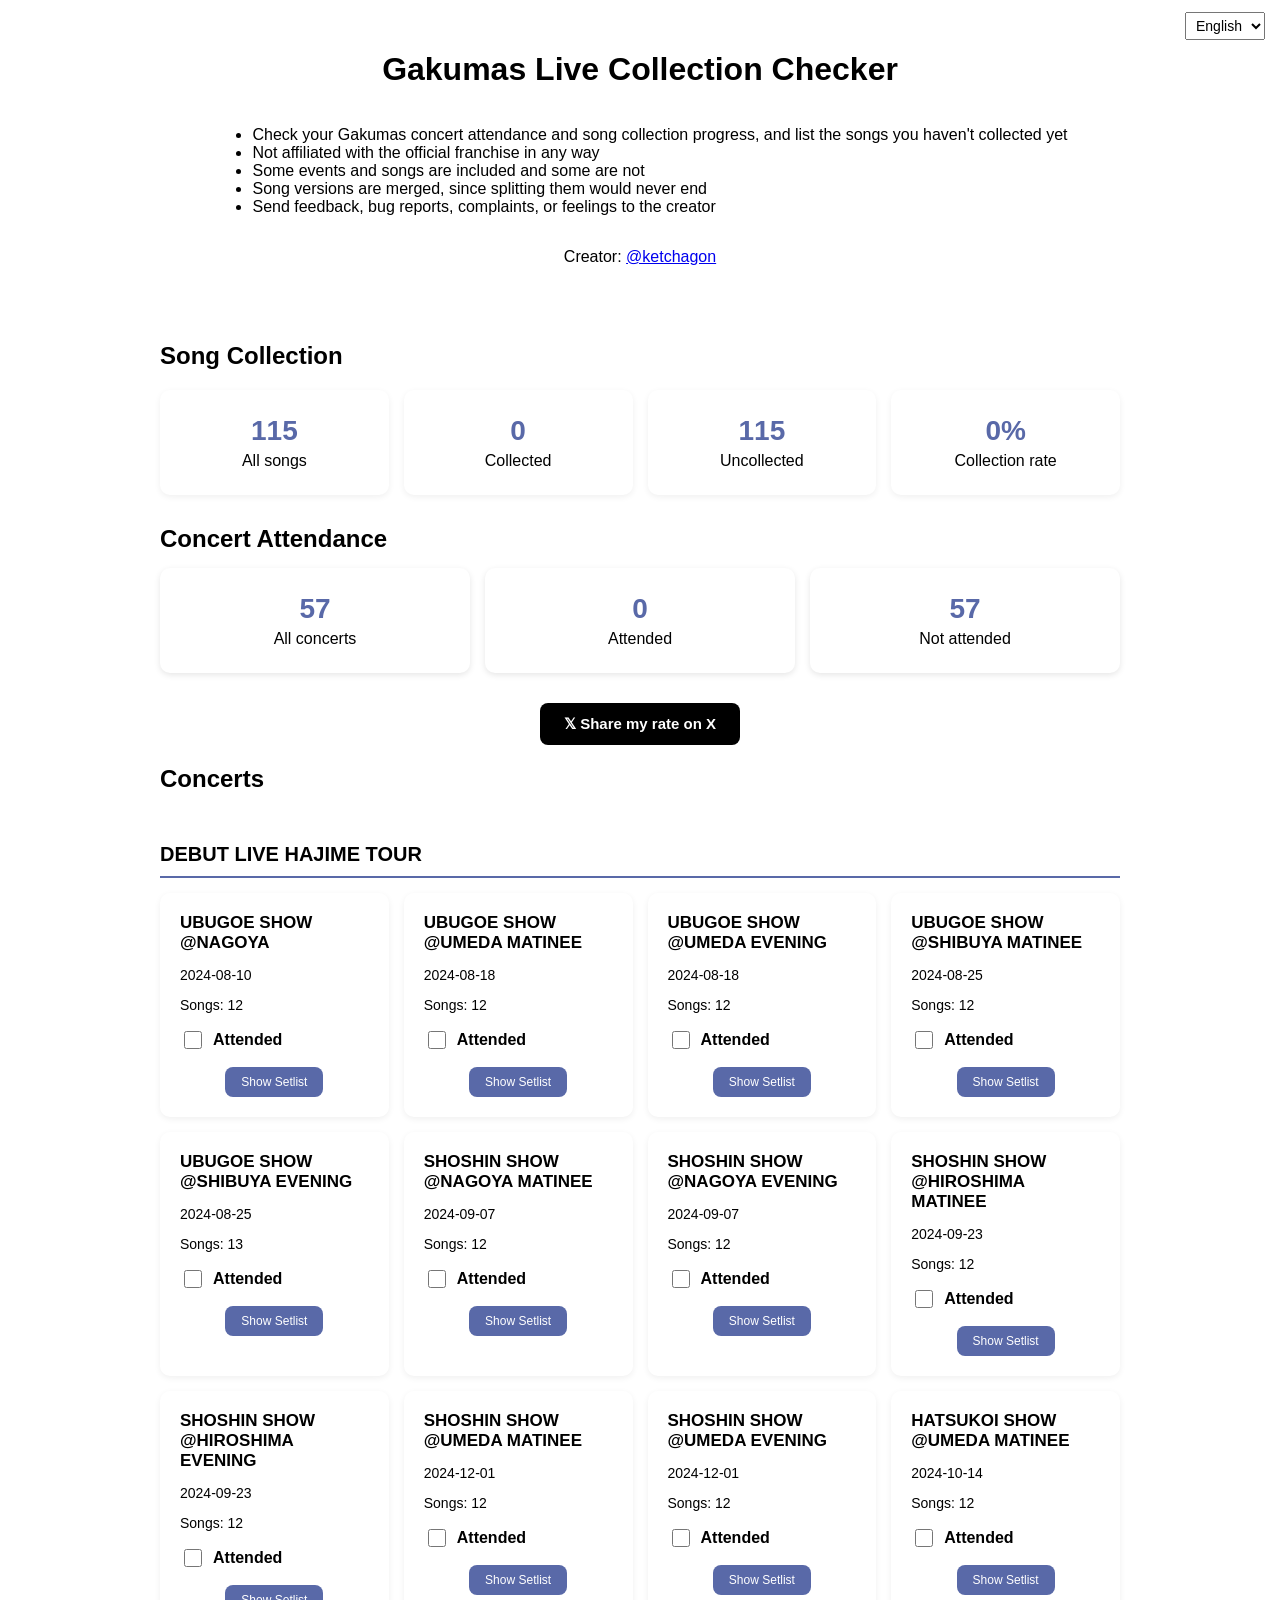
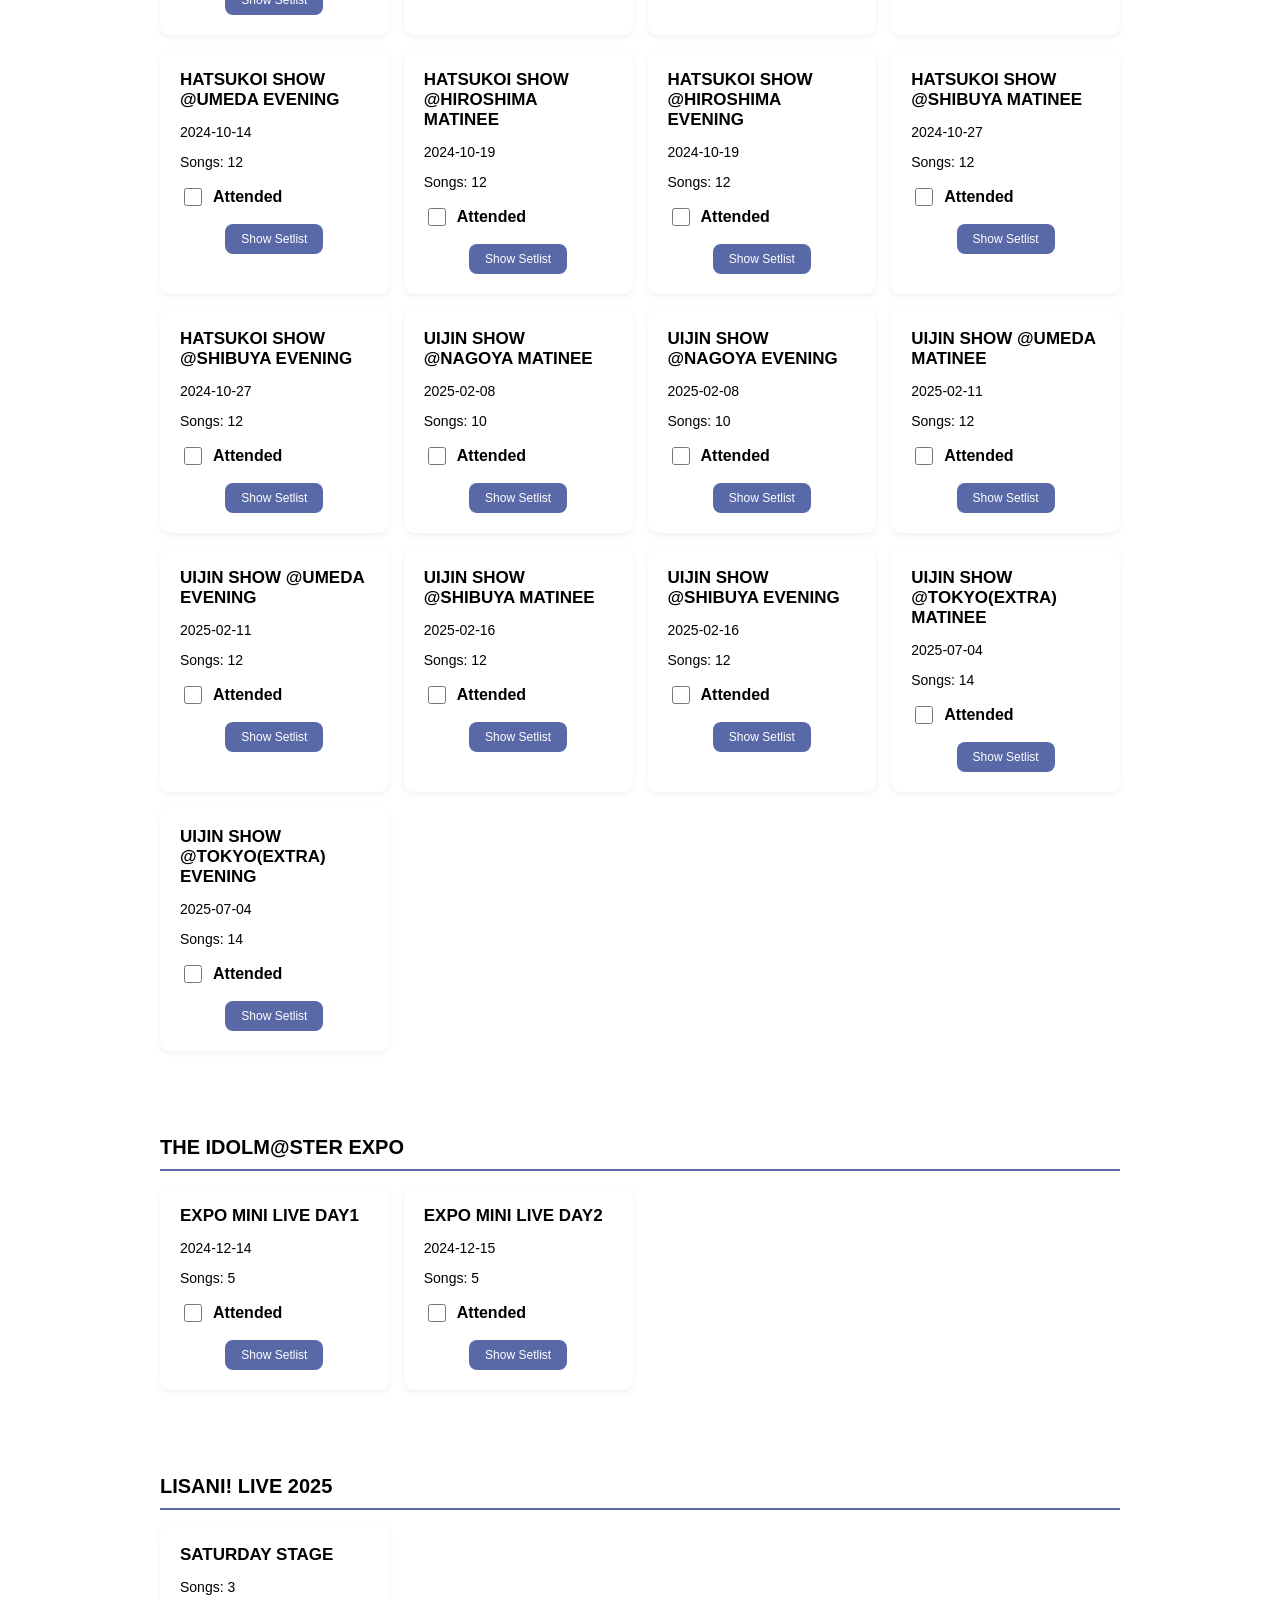
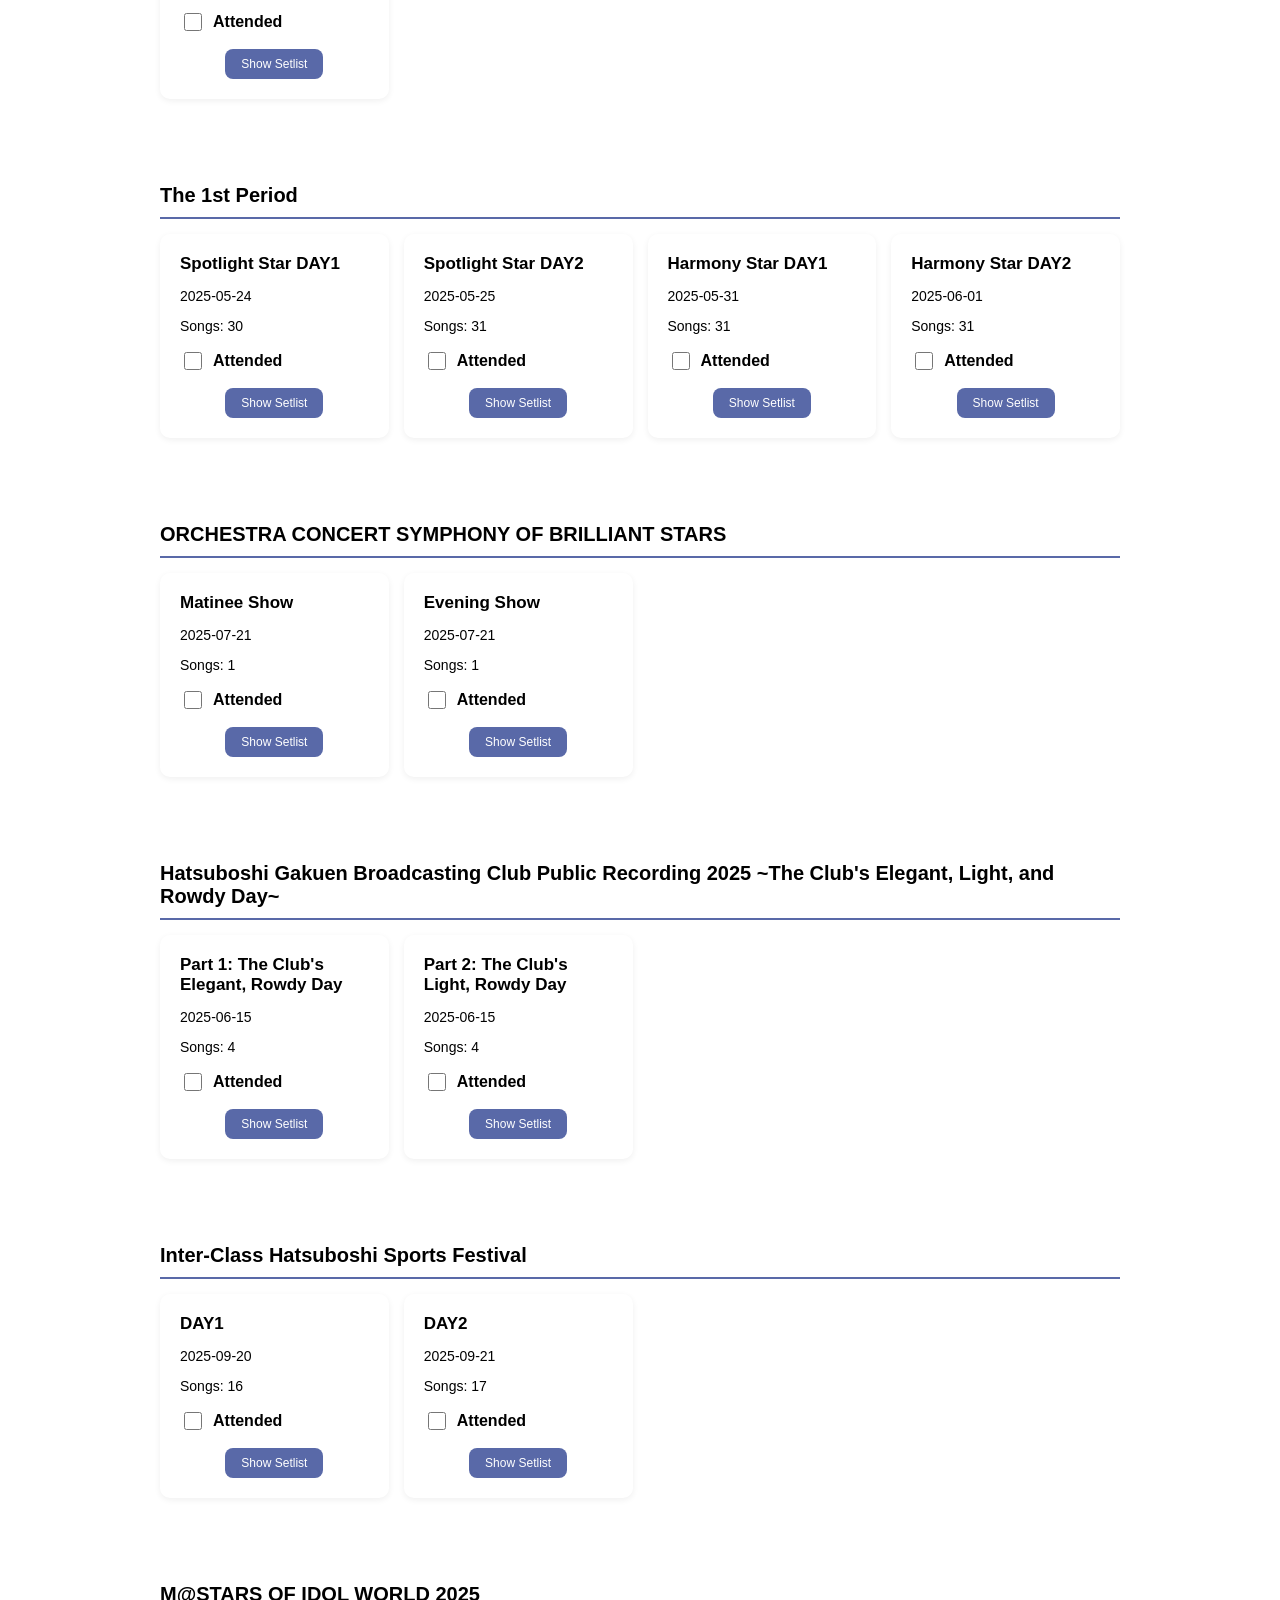
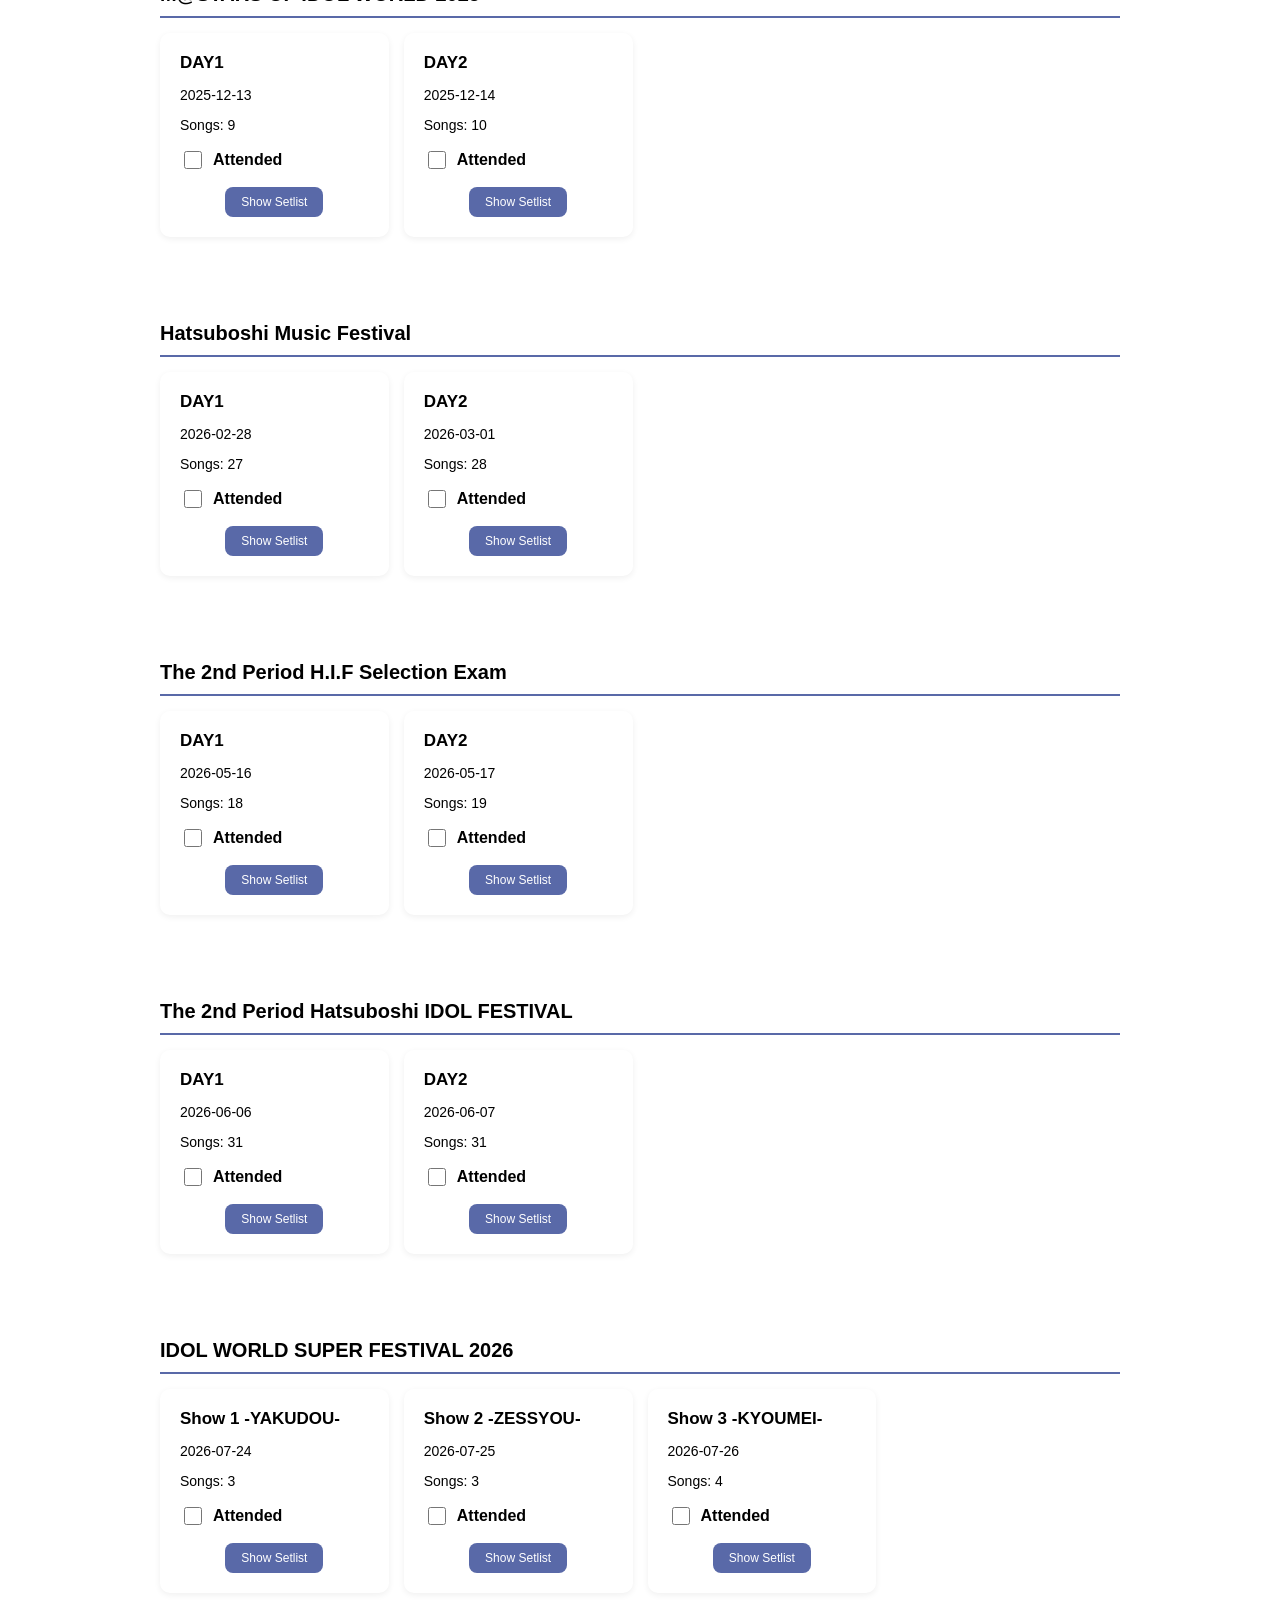
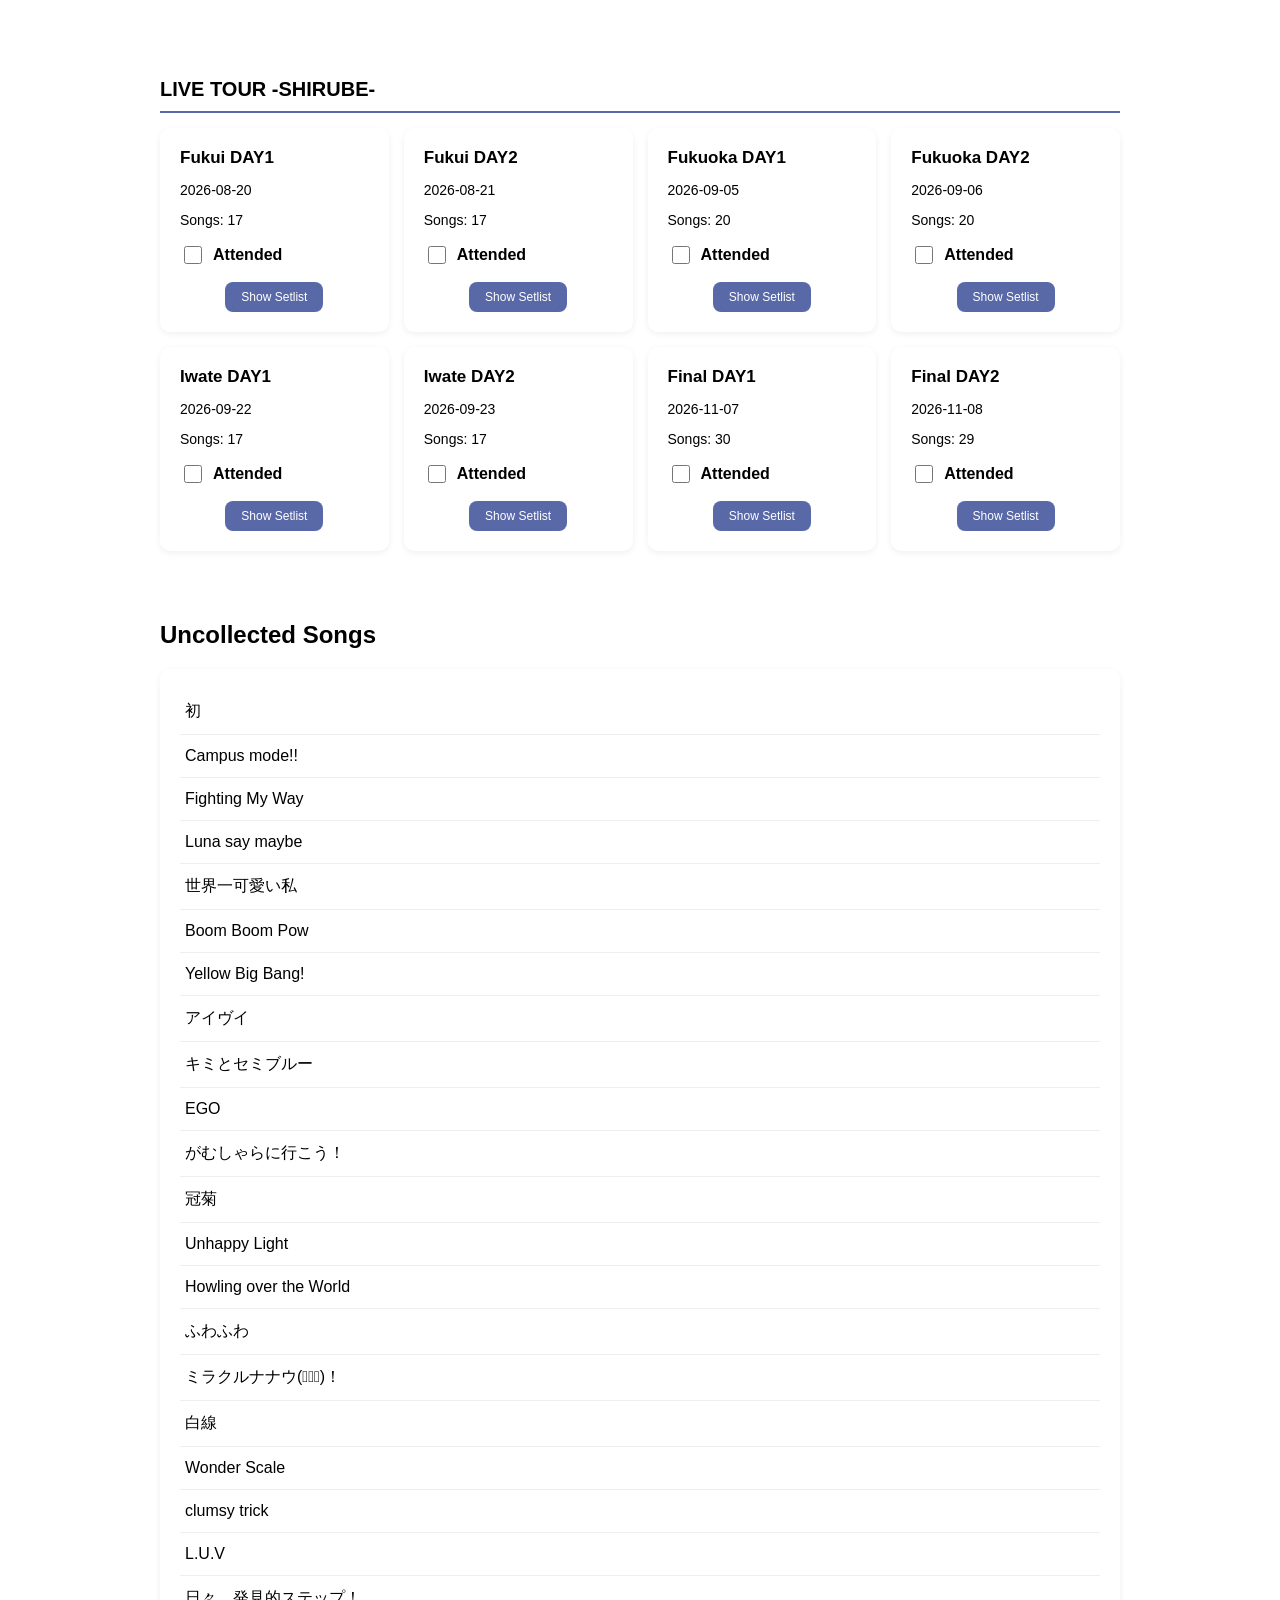
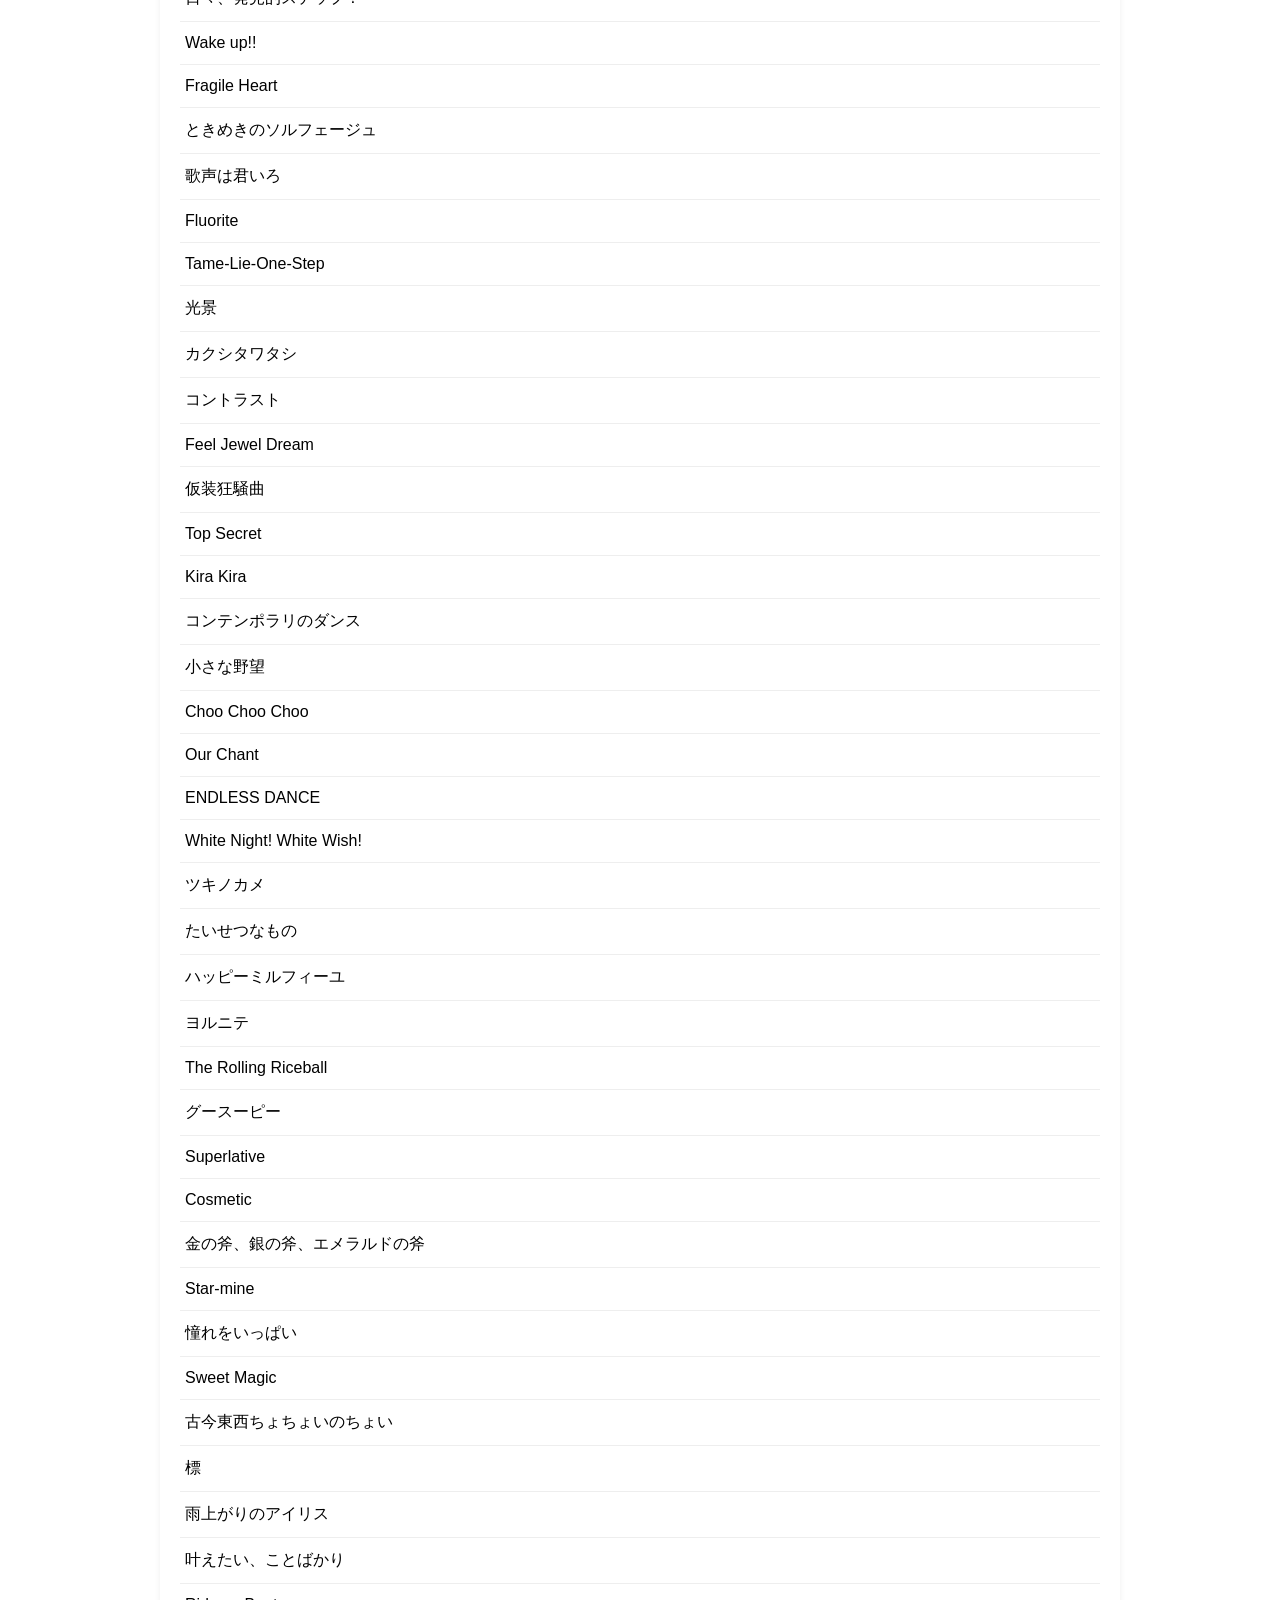
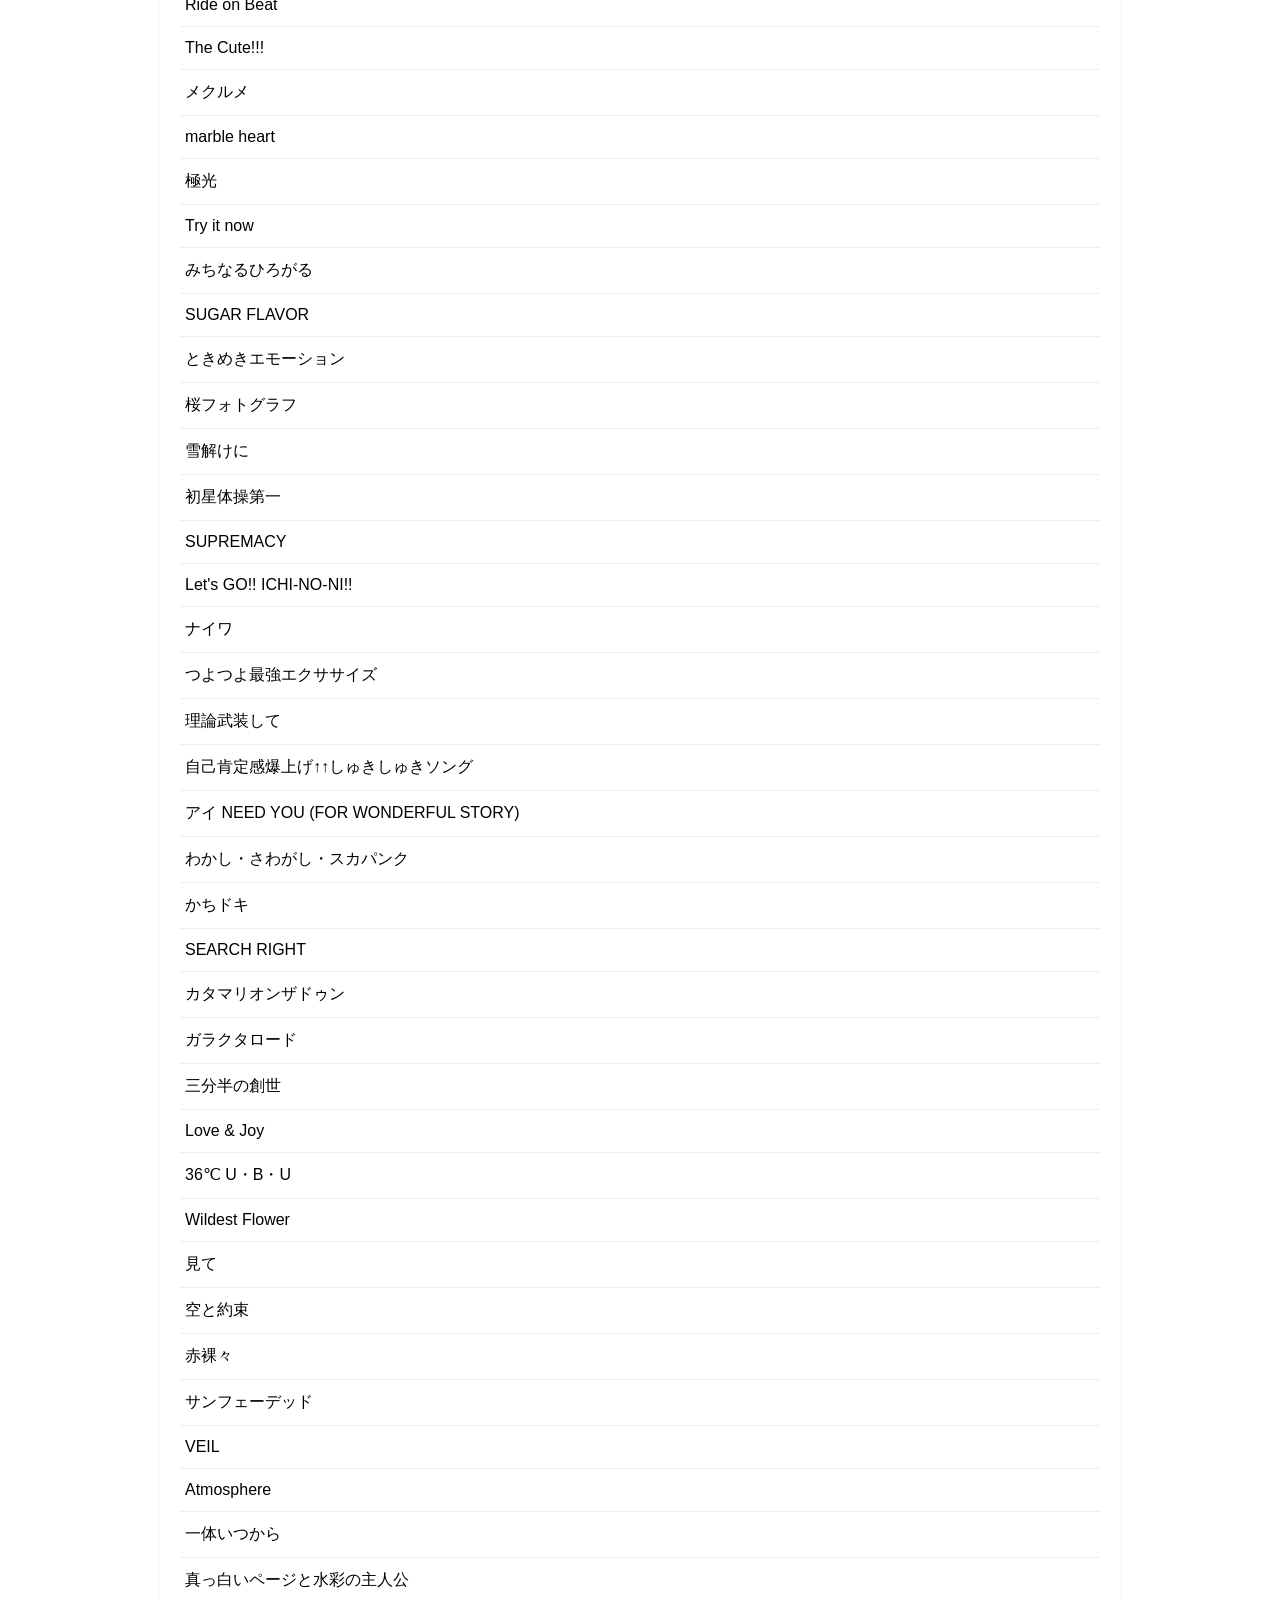
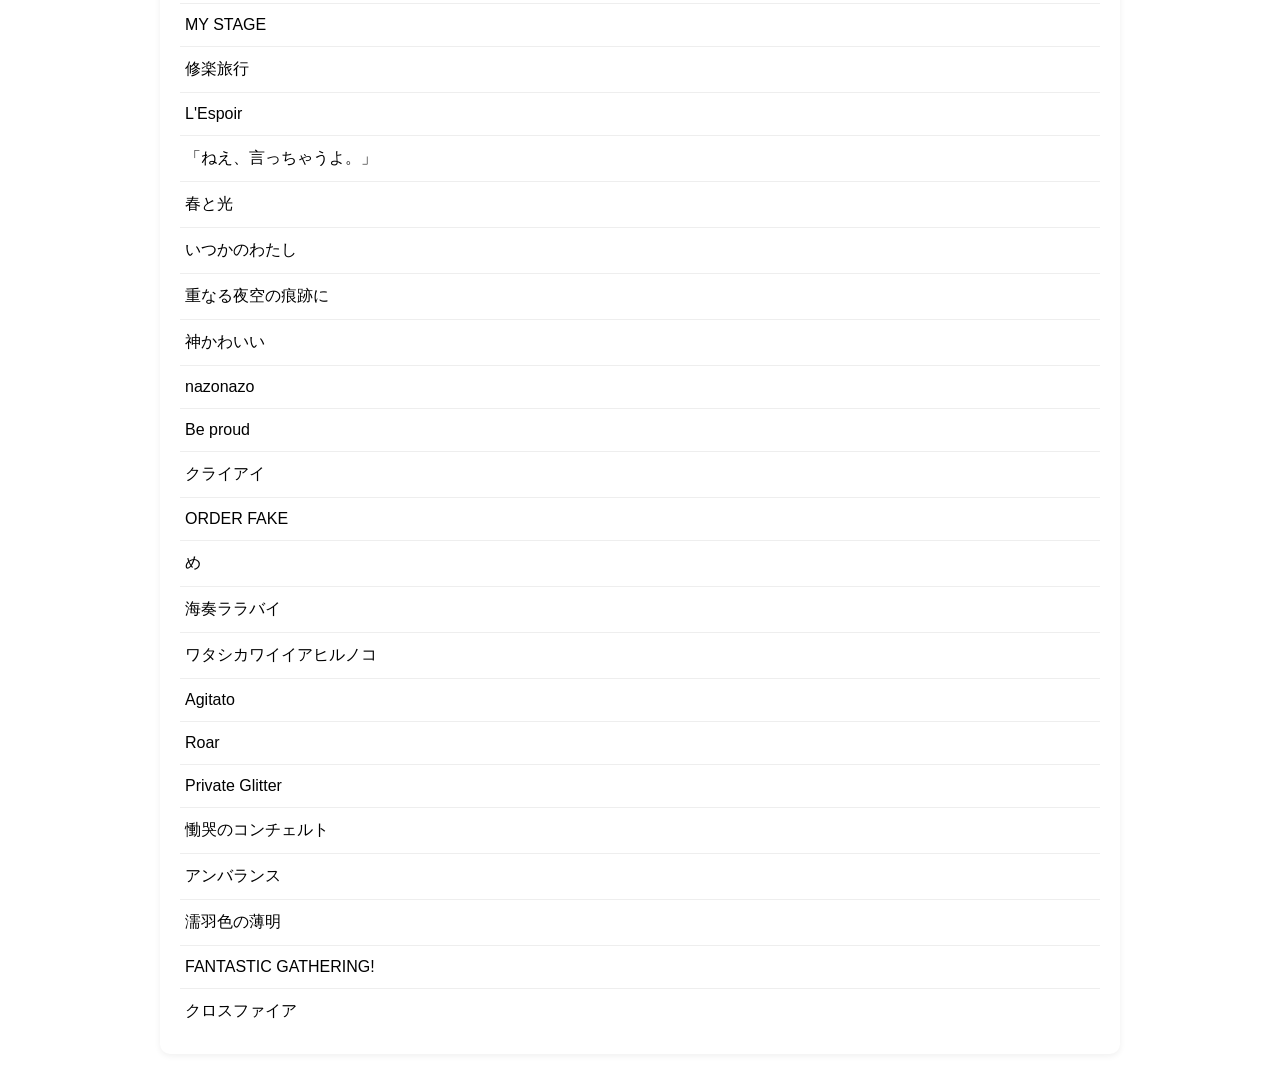
<file: index.html>
<!DOCTYPE html>
<html lang="ja">
<head>
    <meta charset="UTF-8">
    <title>
        学マスライブ回収率チェッカー
    </title>
    <link rel="stylesheet" href="css/style.css">
    <script src="js/i18n.js" defer></script>
    <script src="js/script.js" defer></script>
    
    <!-- OGP設定 -->
    <meta property="og:title" content="学マスライブ回収率チェッカー">
    <meta property="og:description" content="学マスのライブ参加状況や楽曲の回収率をチェックしよう！">
    <meta property="og:type" content="website">
    <meta property="og:url" content="https://ketchagon.github.io/gakumaslivechecker/">
    <meta property="og:image" content="https://ketchagon.github.io/gakumaslivechecker/image/ogp.jpg">
    <meta property="og:site_name" content="学マスライブ回収率チェッカー">
    
    <!-- X（Twitter）設定 -->
    <meta name="twitter:card" content="summary_large_image">
    <meta name="twitter:title" content="学マスライブ回収率チェッカー">
    <meta name="twitter:description" content="学マスのライブ参加状況や楽曲の回収率をチェックしよう！">
    <meta name="twitter:image" content="https://ketchagon.github.io/gakumaslivechecker/image/ogp.jpg">
    <meta name="twitter:image:alt" content="学マスライブ回収率チェッカー">

</head>
<body>
    <header>
        <select id="lang-select" class="lang-select" aria-label="言語">
            <option value="ja">日本語</option>
            <option value="en">English</option>
            <option value="ko">한국어</option>
            <option value="zh">中文</option>
        </select>
        <h1 data-i18n="title">学マスライブ回収率チェッカー</h1>
        <ul>
            <li data-i18n="intro1">このページでは学マスのライブの参加率や曲の回収状況、未回収曲の絞り込みができます</li>
            <li data-i18n="intro2">公式とは全く関係ありません</li>
            <li data-i18n="intro3">一部イベントや楽曲については入れたり入れてなかったりしています</li>
            <li data-i18n="intro4">バージョンは言い出したらキリがないのでまとめてます</li>
            <li data-i18n="intro5">ご意見、不具合、文句、お気持ちなどは製作者まで</li>
        </ul>
        <p><span data-i18n="creator">製作者:</span><a href = "https://x.com/ketchagon" target="_blank" rel="noopener noreferrer">@ketchagon</a></p>
    </header>
    <main>
        <section class="summary">
            <h2 data-i18n="songStatus">楽曲回収状況</h2>
            <section class="container">
                <div class="info-card">
                    <p class="summary-num" id="total">0</p>
                    <p data-i18n="totalSongs">全楽曲</p>
                </div>
                <div class="info-card">
                    <p class="summary-num" id="collected">0</p>
                    <p data-i18n="collected">回収済み</p>
                </div>
                <div class="info-card">
                    <p class="summary-num" id="uncollected">0</p>
                    <p data-i18n="uncollected">未回収</p>
                </div>
                <div class="info-card">
                    <p class="summary-num" id="progress-text">0%</p>
                    <p data-i18n="rate">回収率</p>
                </div>
            </section>
            <section class="act-summary">
                <h2 data-i18n="liveStatus">ライブ参加状況</h2>
                <div class="act-summary-container">
                    <div class="act-summary-card">
                        <p class="summary-num" id="total-act-count">0</p>
                        <p data-i18n="totalLives">全ライブ</p>
                    </div>

                    <div class="act-summary-card">
                        <p class="summary-num" id="attended-act-count">0</p>
                        <p data-i18n="attended">参加</p>
                    </div>

                    <div class="act-summary-card">
                        <p class="summary-num" id="unattended-act-count">0</p>
                        <p data-i18n="notAttended">未参加</p>
                    </div>
                </div>
            </section>
            <button id="share-x-button" class="share-x-button" data-i18n="share">𝕏  回収率をXに投稿する</button>
            <section class="act-section">
                <h2 data-i18n="liveList">ライブ一覧</h2>
                <div id="act-list" class="act-list">
                    <p data-i18n="loading">読み込み中</p>
                </div>
            </section>
            <section class="song-section">
                <h2 data-i18n="uncollectedSongs">未回収楽曲</h2>
                <div id="uncollected-list">
                    <p data-i18n="loading">読み込み中</p>
                </div>
            </section>
        </section>
    </main>
</body>
</html>
</file>
<file: css/style.css>
* {
    box-sizing: border-box;
}
body{
    margin: 0;
    color: 000;
    font-family: sans-serif;
}
header{
    position: relative;
    text-align: center;
    padding: 30px 15px;
}
.lang-select{
    position: absolute;
    top: 12px;
    right: 15px;
    font: inherit;
    font-size: 14px;
    padding: 4px 6px;
}
ul{
  display: inline-block;
  text-align: left;
}
main{
    max-width: 1000px;
    margin: 30px auto;
    padding: 0 20px;
}
section{
    margin-bottom: 30px;
}
.summary{
    margin: 30px 0;
}
.container{
    display: grid;
    grid-template-columns: repeat(4, 1fr);
    gap: 15px;
}
.info-card{
    background: white;
    border-radius: 10px;
    padding: 20px;
    text-align: center;
    box-shadow: 0 2px 6px #00000010;
}
.summary-num{
    font-size: 28px;
    font-weight: bold;
    color: #5969a8;
}
.info-card p{
    margin: 5px 0;
}
.act-list {
    display: grid;
    grid-template-columns: repeat(1,1fr);
    gap: 15px;
}
.act-card {
    border-radius: 10px;
    padding: 20px;
    box-shadow: 0 2px 6px #00000010;
    transition: transform 0.2s;
}
.act-card:hover {
    cursor: pointer;
    transform: translateY(-3px);
}
.act-card h3 {
    margin: 0 0 8px;
}
.act-date {
    font-size: 14px;
}
.act-song-count {
    font-size: 14px;
}
.act-checkbox {
    display: flex;
    align-items: center;
    gap: 8px;
    margin-top: 15px;
    cursor: pointer;
    font-weight: bold;
}
.act-checkbox input {
    width: 18px;
    height: 18px;
    cursor: pointer;
}
.show-set-list-button {
    display: block;
    margin: 15px auto 0;
    padding: 8px 16px;
    background-color: #5969a8;
    color: white;
    border: none;
    border-radius: 8px;
    font-size: 12px;
    cursor: pointer;
}
.set-list {
    margin-top: 15px;
    padding: 0;
    border: none;
    text-align: center;
    list-style-type: none;
    display: none;
    cursor: default;
}
.set-list-item {
    padding: 3px 0;
    border-bottom: 1px solid #eee;
    font-size: 12px;
}
#uncollected-list {
    background: white;
    padding: 20px;
    border-radius: 10px;
    box-shadow: 0 2px 6px #00000010;
}

.song-item {
    padding: 12px 5px;
    border-bottom: 1px solid #eee;
}

.song-item:last-child {
    border-bottom: none;
}
@media (max-width: 600px) {
    .act-list {
        grid-template-columns: 1fr;
    }

    .container {
        grid-template-columns: repeat(2,1fr);
    }
}
.tour-section {
    margin-bottom: 40px;
}

/* ツアータイトル */
.tour-title {
    font-size: 20px;
    font-weight: bold;
    padding: 10px 0;
    margin-bottom: 15px;
    border-bottom: 2px solid #5969a8;
}

/* 公演カード一覧 */
.tour-section .act-list {
    display: grid;
    grid-template-columns: repeat(4, 1fr);
    gap: 15px;
}

/* 公演名 */
.act-card h4 {
    margin: 0 0 8px;
    font-size: 17px;
}

/* スマートフォン */
@media (max-width: 600px) {
    .tour-section .act-list {
        grid-template-columns: 1fr;
    }
}
.act-summary {
    margin: 30px 0;
}

.act-summary h2 {
    margin-bottom: 15px;
}

.act-summary-container {
    display: grid;
    grid-template-columns: repeat(3, 1fr);
    gap: 15px;
}

.act-summary-card {
    background: white;
    padding: 20px 10px;
    border-radius: 10px;
    text-align: center;
    box-shadow: 0 2px 6px rgba(0, 0, 0, 0.1);
}

.act-summary-card p {
    margin: 5px 0;
}

.summary-number {
    font-size: 28px;
    font-weight: bold;
    color: #5969a8;
}

@media (max-width: 600px) {
    .act-summary-container {
        grid-template-columns: 1fr;
    }
}
.share-x-button {
    display: block;
    margin: 20px auto;
    padding: 12px 24px;
    background-color: #000;
    color: white;
    border: none;
    border-radius: 8px;
    font-size: 15px;
    font-weight: bold;
    cursor: pointer;
    transition: opacity 0.2s;
}

.share-x-button:hover {
    opacity: 0.75;
}

/* 韓国語は文節（単語）単位で改行する */
:lang(ko) header h1,
:lang(ko) header li,
:lang(ko) .tour-title,
:lang(ko) .act-card h4 {
    word-break: keep-all;
}
</file>
